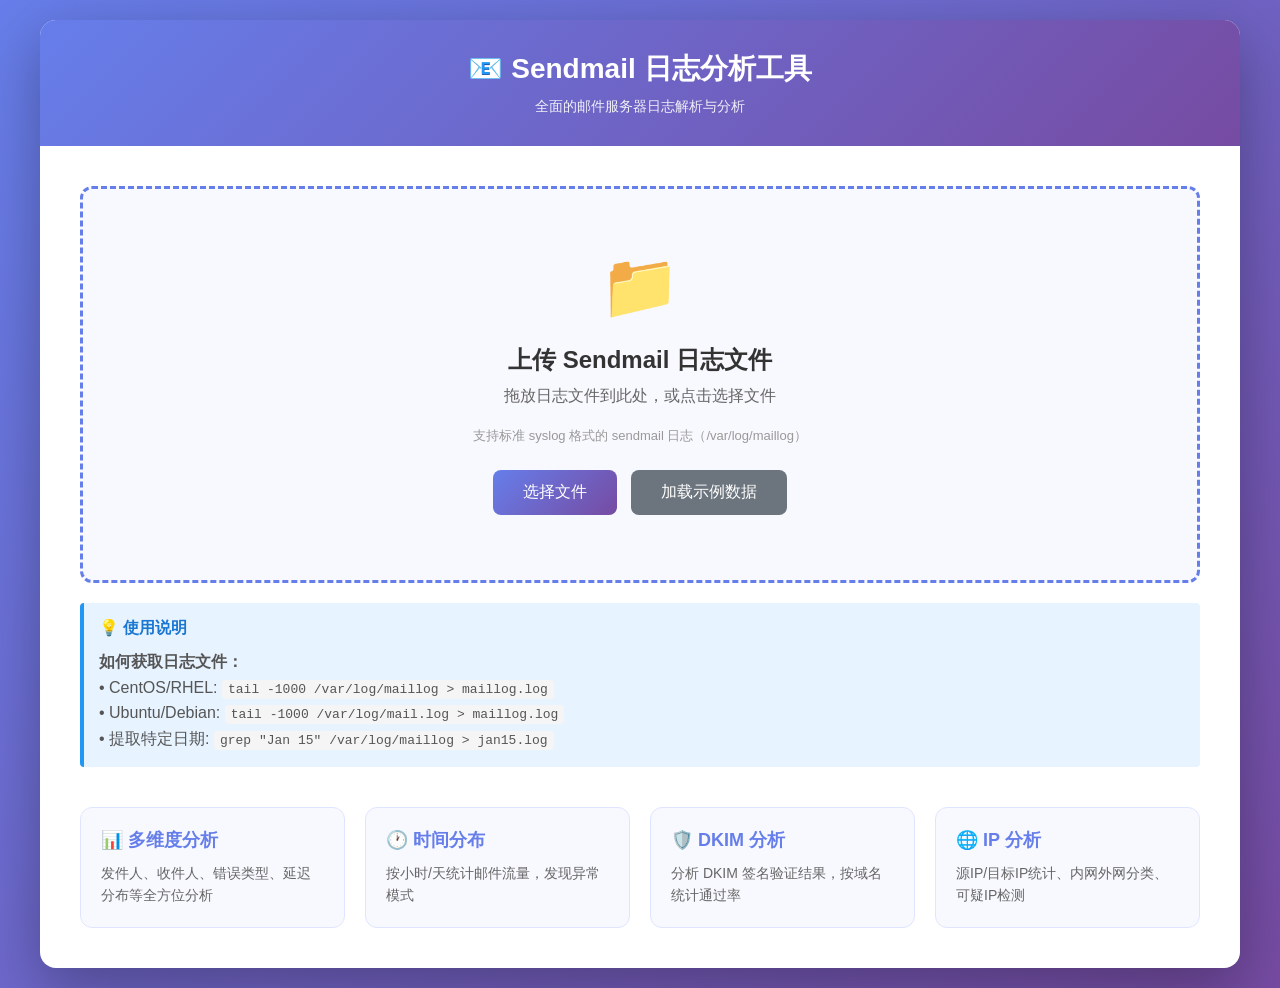
<file: sendmail-analyzer.html>
<!DOCTYPE html>
<html lang="zh-CN">
<head>
    <meta charset="UTF-8">
    <meta name="viewport" content="width=device-width, initial-scale=1.0">
    <title>Sendmail 日志分析工具</title>
    <style>
        * {
            margin: 0;
            padding: 0;
            box-sizing: border-box;
        }
        
        body {
            font-family: -apple-system, BlinkMacSystemFont, 'Segoe UI', Roboto, 'Helvetica Neue', Arial, sans-serif;
            background: linear-gradient(135deg, #667eea 0%, #764ba2 100%);
            min-height: 100vh;
            padding: 20px;
        }
        
        .container {
            max-width: 1200px;
            margin: 0 auto;
            background: white;
            border-radius: 16px;
            box-shadow: 0 20px 60px rgba(0,0,0,0.3);
            overflow: hidden;
        }
        
        .header {
            background: linear-gradient(135deg, #667eea 0%, #764ba2 100%);
            color: white;
            padding: 30px;
            text-align: center;
        }
        
        .header h1 {
            font-size: 28px;
            margin-bottom: 10px;
        }
        
        .header p {
            opacity: 0.9;
            font-size: 14px;
        }
        
        .content {
            padding: 40px;
        }
        
        .upload-area {
            border: 3px dashed #667eea;
            border-radius: 12px;
            padding: 60px 20px;
            text-align: center;
            background: #f8f9ff;
            cursor: pointer;
            transition: all 0.3s;
        }
        
        .upload-area:hover {
            border-color: #764ba2;
            background: #f0f2ff;
        }
        
        .upload-area.dragover {
            border-color: #764ba2;
            background: #e8ebff;
            transform: scale(1.02);
        }
        
        .upload-icon {
            font-size: 64px;
            margin-bottom: 20px;
        }
        
        .upload-area h2 {
            color: #333;
            margin-bottom: 10px;
            font-size: 24px;
        }
        
        .upload-area p {
            color: #666;
            margin-bottom: 20px;
        }
        
        .btn {
            display: inline-block;
            padding: 12px 30px;
            background: linear-gradient(135deg, #667eea 0%, #764ba2 100%);
            color: white;
            border: none;
            border-radius: 8px;
            font-size: 16px;
            cursor: pointer;
            transition: all 0.3s;
            margin: 5px;
        }
        
        .btn:hover {
            transform: translateY(-2px);
            box-shadow: 0 10px 20px rgba(102, 126, 234, 0.3);
        }
        
        .btn-secondary {
            background: #6c757d;
        }
        
        .features {
            display: grid;
            grid-template-columns: repeat(auto-fit, minmax(250px, 1fr));
            gap: 20px;
            margin-top: 40px;
        }
        
        .feature-card {
            background: #f8f9ff;
            padding: 20px;
            border-radius: 12px;
            border: 1px solid #e0e5ff;
        }
        
        .feature-card h3 {
            color: #667eea;
            margin-bottom: 10px;
            font-size: 18px;
        }
        
        .feature-card p {
            color: #666;
            font-size: 14px;
            line-height: 1.6;
        }
        
        .results {
            display: none;
            margin-top: 30px;
        }
        
        .results.show {
            display: block;
        }
        
        .stats-grid {
            display: grid;
            grid-template-columns: repeat(auto-fit, minmax(200px, 1fr));
            gap: 20px;
            margin-bottom: 30px;
        }
        
        .stat-card {
            background: linear-gradient(135deg, #667eea 0%, #764ba2 100%);
            color: white;
            padding: 20px;
            border-radius: 12px;
            text-align: center;
        }
        
        .stat-card h3 {
            font-size: 14px;
            opacity: 0.9;
            margin-bottom: 10px;
        }
        
        .stat-card .value {
            font-size: 32px;
            font-weight: bold;
        }
        
        .chart-container {
            background: #f8f9ff;
            padding: 20px;
            border-radius: 12px;
            margin-bottom: 20px;
        }
        
        .chart-container h3 {
            color: #333;
            margin-bottom: 15px;
        }
        
        .bar-chart {
            display: flex;
            align-items: end;
            gap: 8px;
            height: 200px;
            padding: 20px 0;
        }
        
        .bar {
            flex: 1;
            background: linear-gradient(180deg, #667eea 0%, #764ba2 100%);
            border-radius: 4px 4px 0 0;
            position: relative;
            transition: all 0.3s;
            min-height: 20px;
        }
        
        .bar:hover {
            opacity: 0.8;
            transform: translateY(-5px);
        }
        
        .bar-label {
            position: absolute;
            bottom: -25px;
            left: 50%;
            transform: translateX(-50%);
            font-size: 11px;
            color: #666;
            white-space: nowrap;
        }
        
        .bar-value {
            position: absolute;
            top: -25px;
            left: 50%;
            transform: translateX(-50%);
            font-size: 12px;
            color: #333;
            font-weight: bold;
        }
        
        .table-container {
            overflow-x: auto;
            background: white;
            border-radius: 8px;
            border: 1px solid #e0e5ff;
        }
        
        table {
            width: 100%;
            border-collapse: collapse;
        }
        
        th {
            background: #667eea;
            color: white;
            padding: 12px;
            text-align: left;
            font-weight: 600;
        }
        
        td {
            padding: 12px;
            border-bottom: 1px solid #e0e5ff;
        }
        
        tr:hover {
            background: #f8f9ff;
        }
        
        .status-badge {
            display: inline-block;
            padding: 4px 12px;
            border-radius: 12px;
            font-size: 12px;
            font-weight: 600;
        }
        
        .status-success {
            background: #d4edda;
            color: #155724;
        }
        
        .status-error {
            background: #f8d7da;
            color: #721c24;
        }
        
        .status-warning {
            background: #fff3cd;
            color: #856404;
        }
        
        .tabs {
            display: flex;
            gap: 10px;
            margin-bottom: 20px;
            flex-wrap: wrap;
        }
        
        .tab {
            padding: 10px 20px;
            background: #f8f9ff;
            border: 1px solid #e0e5ff;
            border-radius: 8px;
            cursor: pointer;
            transition: all 0.3s;
        }
        
        .tab:hover {
            background: #e8ebff;
        }
        
        .tab.active {
            background: linear-gradient(135deg, #667eea 0%, #764ba2 100%);
            color: white;
            border-color: transparent;
        }
        
        .tab-content {
            display: none;
        }
        
        .tab-content.active {
            display: block;
        }
        
        .info-box {
            background: #e7f3ff;
            border-left: 4px solid #2196F3;
            padding: 15px;
            margin: 20px 0;
            border-radius: 4px;
        }
        
        .info-box h4 {
            color: #1976D2;
            margin-bottom: 10px;
        }
        
        .info-box p {
            color: #555;
            line-height: 1.6;
        }
        
        code {
            background: #f5f5f5;
            padding: 2px 6px;
            border-radius: 3px;
            font-family: 'Courier New', monospace;
            font-size: 13px;
        }
        
        .progress-bar {
            width: 100%;
            height: 8px;
            background: #e0e5ff;
            border-radius: 4px;
            overflow: hidden;
            margin-top: 10px;
        }
        
        .progress-fill {
            height: 100%;
            background: linear-gradient(90deg, #667eea 0%, #764ba2 100%);
            transition: width 0.5s;
        }
        
        @media (max-width: 768px) {
            .content {
                padding: 20px;
            }
            
            .header h1 {
                font-size: 24px;
            }
            
            .upload-area {
                padding: 40px 20px;
            }
            
            .stats-grid {
                grid-template-columns: 1fr;
            }
        }
    </style>
</head>
<body>
    <div class="container">
        <div class="header">
            <h1>📧 Sendmail 日志分析工具</h1>
            <p>全面的邮件服务器日志解析与分析</p>
        </div>
        
        <div class="content">
            <div id="uploadSection">
                <div class="upload-area" id="uploadArea">
                    <div class="upload-icon">📁</div>
                    <h2>上传 Sendmail 日志文件</h2>
                    <p>拖放日志文件到此处，或点击选择文件</p>
                    <p style="font-size: 13px; color: #999;">支持标准 syslog 格式的 sendmail 日志（/var/log/maillog）</p>
                    <div style="margin-top: 20px;">
                        <button class="btn" onclick="document.getElementById('fileInput').click()">选择文件</button>
                        <button class="btn btn-secondary" onclick="loadSampleData()">加载示例数据</button>
                    </div>
                    <input type="file" id="fileInput" accept=".log,.txt,.maillog" style="display: none;" onchange="handleFileUpload(event)">
                </div>
                
                <div class="info-box">
                    <h4>💡 使用说明</h4>
                    <p>
                        <strong>如何获取日志文件：</strong><br>
                        • CentOS/RHEL: <code>tail -1000 /var/log/maillog > maillog.log</code><br>
                        • Ubuntu/Debian: <code>tail -1000 /var/log/mail.log > maillog.log</code><br>
                        • 提取特定日期: <code>grep "Jan 15" /var/log/maillog > jan15.log</code>
                    </p>
                </div>
                
                <div class="features">
                    <div class="feature-card">
                        <h3>📊 多维度分析</h3>
                        <p>发件人、收件人、错误类型、延迟分布等全方位分析</p>
                    </div>
                    <div class="feature-card">
                        <h3>🕐 时间分布</h3>
                        <p>按小时/天统计邮件流量，发现异常模式</p>
                    </div>
                    <div class="feature-card">
                        <h3>🛡️ DKIM 分析</h3>
                        <p>分析 DKIM 签名验证结果，按域名统计通过率</p>
                    </div>
                    <div class="feature-card">
                        <h3>🌐 IP 分析</h3>
                        <p>源IP/目标IP统计、内网外网分类、可疑IP检测</p>
                    </div>
                </div>
            </div>
            
            <div class="results" id="resultsSection">
                <div style="display: flex; justify-content: space-between; align-items: center; margin-bottom: 20px;">
                    <h2 style="color: #333;">分析结果</h2>
                    <button class="btn btn-secondary" onclick="resetAnalysis()">重新上传</button>
                </div>
                
                <div class="tabs">
                    <div class="tab active" onclick="switchTab('overview')">总览</div>
                    <div class="tab" onclick="switchTab('hourly')">时间分布</div>
                    <div class="tab" onclick="switchTab('senders')">发件人</div>
                    <div class="tab" onclick="switchTab('recipients')">收件人</div>
                    <div class="tab" onclick="switchTab('errors')">错误分析</div>
                </div>
                
                <div class="tab-content active" id="overviewTab">
                    <div class="stats-grid" id="statsGrid"></div>
                    
                    <div class="chart-container">
                        <h3>投递状态分布</h3>
                        <div id="statusChart"></div>
                    </div>
                </div>
                
                <div class="tab-content" id="hourlyTab">
                    <div class="chart-container">
                        <h3>24小时邮件发送分布</h3>
                        <div class="bar-chart" id="hourlyChart"></div>
                    </div>
                </div>
                
                <div class="tab-content" id="sendersTab">
                    <div class="chart-container">
                        <h3>发件人排行</h3>
                        <div class="table-container">
                            <table id="sendersTable">
                                <thead>
                                    <tr>
                                        <th>排名</th>
                                        <th>发件人</th>
                                        <th>总计</th>
                                        <th>成功</th>
                                        <th>失败</th>
                                        <th>成功率</th>
                                    </tr>
                                </thead>
                                <tbody></tbody>
                            </table>
                        </div>
                    </div>
                </div>
                
                <div class="tab-content" id="recipientsTab">
                    <div class="chart-container">
                        <h3>收件域名排行</h3>
                        <div class="table-container">
                            <table id="recipientsTable">
                                <thead>
                                    <tr>
                                        <th>排名</th>
                                        <th>域名</th>
                                        <th>总计</th>
                                        <th>成功</th>
                                        <th>失败</th>
                                        <th>成功率</th>
                                    </tr>
                                </thead>
                                <tbody></tbody>
                            </table>
                        </div>
                    </div>
                </div>
                
                <div class="tab-content" id="errorsTab">
                    <div class="chart-container">
                        <h3>错误类型分布</h3>
                        <div class="table-container">
                            <table id="errorsTable">
                                <thead>
                                    <tr>
                                        <th>错误类型</th>
                                        <th>次数</th>
                                        <th>占比</th>
                                        <th>严重程度</th>
                                    </tr>
                                </thead>
                                <tbody></tbody>
                            </table>
                        </div>
                    </div>
                </div>
            </div>
        </div>
    </div>
    
    <script>
        let analysisData = null;
        
        // 文件上传处理
        function handleFileUpload(event) {
            const file = event.target.files[0];
            if (file) {
                const reader = new FileReader();
                reader.onload = function(e) {
                    const text = e.target.result;
                    analyzeLog(text);
                };
                reader.readAsText(file);
            }
        }
        
        // 拖放处理
        const uploadArea = document.getElementById('uploadArea');
        uploadArea.addEventListener('dragover', (e) => {
            e.preventDefault();
            uploadArea.classList.add('dragover');
        });
        
        uploadArea.addEventListener('dragleave', () => {
            uploadArea.classList.remove('dragover');
        });
        
        uploadArea.addEventListener('drop', (e) => {
            e.preventDefault();
            uploadArea.classList.remove('dragover');
            const file = e.dataTransfer.files[0];
            if (file) {
                const reader = new FileReader();
                reader.onload = function(e) {
                    analyzeLog(e.target.result);
                };
                reader.readAsText(file);
            }
        });
        
        // 加载示例数据
        function loadSampleData() {
            const sampleLog = `2026-10-02T00:00:00.314430+08:00 smtp60 sm-mta[3239589]: STARTTLS=client, error: connect failed=-1, reason=unsupported protocol, SSL_error=1, errno=0, retry=-1
2026-10-02T00:00:00.314522+08:00 smtp60 sm-mta[3239589]: ruleset=tls_server, arg1=SOFTWARE, relay=server2.cursos-empresarialesmx.com, reject=454 4.7.0 TLS handshake failed.
2026-10-02T00:00:00.451595+08:00 smtp60 sm-mta[3291843]: 691FxoRP3291762: to=<melinda.malone@wwt.com>, delay=00:00:08, xdelay=00:00:03, mailer=esmtp, pri=429259, relay=wwt-com.mail.protection.outlook.com. [52.101.41.24], dsn=5.4.1, reply=550 5.4.1 Recipient address rejected: Access denied, stat=User unknow
2026-10-02T00:05:12.123456+08:00 smtp60 sm-mta[3291844]: 691G0aBC3291800: from=<admin@example.com>, size=4521, class=0, nrcpts=1, msgid=<202610020005.abc@example.com>, proto=ESMTP, daemon=MTA, relay=localhost [127.0.0.1]
2026-10-02T00:05:13.234567+08:00 smtp60 sm-mta[3291845]: 691G0aBC3291800: to=<user1@gmail.com>, delay=00:00:01, xdelay=00:00:01, mailer=esmtp, pri=124521, relay=gmail-smtp-in.l.google.com. [142.250.27.26], dsn=2.0.0, stat=Sent (OK)
2026-10-02T00:10:22.345678+08:00 smtp60 sm-mta[3291846]: 691G5DEF3291810: from=<newsletter@example.com>, size=15234, class=0, nrcpts=3, msgid=<202610020010.def@example.com>, proto=ESMTP, daemon=MTA, relay=localhost [127.0.0.1]
2026-10-02T00:10:23.456789+08:00 smtp60 sm-mta[3291847]: 691G5DEF3291810: to=<subscriber1@yahoo.com>, delay=00:00:01, xdelay=00:00:01, mailer=esmtp, pri=135234, relay=mta5.am0.yahoodns.net [98.137.54.12], dsn=2.0.0, stat=Sent
2026-10-02T00:15:30.678901+08:00 smtp60 sm-mta[3291849]: 691GAHIJ3291820: from=<noreply@shop.example.com>, size=8923, class=0, nrcpts=1, msgid=<202610020015.ghi@example.com>, proto=ESMTP, daemon=MTA, relay=localhost [127.0.0.1]
2026-10-02T00:15:32.789012+08:00 smtp60 sm-mta[3291850]: 691GAHIJ3291820: to=<customer1@qq.com>, delay=00:00:02, xdelay=00:00:02, mailer=esmtp, pri=128923, relay=mx2.qq.com [43.129.34.56], dsn=5.1.1, reply=550 5.1.1 user unknown, stat=Bounced
2026-10-02T00:20:45.890123+08:00 smtp60 sm-mta[3291851]: 691GFKLM3291830: from=<admin@example.com>, size=3200, class=0, nrcpts=1, msgid=<202610020020.jkl@example.com>, proto=ESMTP, daemon=MTA, relay=localhost [127.0.0.1]
2026-10-02T00:20:46.901234+08:00 smtp60 sm-mta[3291852]: 691GFKLM3291830: to=<partner@company.org>, delay=00:00:01, xdelay=00:00:01, mailer=esmtp, pri=123200, relay=mail.company.org [203.0.113.50], dsn=2.0.0, stat=Sent
2026-10-02T01:00:11.345678+08:00 smtp60 sm-mta[3291856]: 691GRSTU3291860: from=<alerts@monitoring.example.com>, size=1024, class=0, nrcpts=1, msgid=<202610020100.pqr@example.com>, proto=ESMTP, daemon=MTA, relay=localhost [127.0.0.1]
2026-10-02T01:00:12.456789+08:00 smtp60 sm-mta[3291857]: 691GRSTU3291860: to=<ops-team@gmail.com>, delay=00:00:01, xdelay=00:00:01, mailer=esmtp, pri=121024, relay=gmail-smtp-in.l.google.com. [142.250.27.26], dsn=2.0.0, stat=Sent
2026-10-02T02:00:05.123456+08:00 smtp60 sm-mta[3291864]: 691HABCD3291880: from=<admin@example.com>, size=2048, class=0, nrcpts=1, msgid=<202610020200.vwx@example.com>, proto=ESMTP, daemon=MTA, relay=localhost [127.0.0.1]
2026-10-02T02:00:06.234567+08:00 smtp60 sm-mta[3291865]: 691HABCD3291880: to=<developer@github.com>, delay=00:00:01, xdelay=00:00:01, mailer=esmtp, pri=122048, relay=aspmx.l.google.com [142.250.27.26], dsn=2.0.0, stat=Sent
2026-10-02T03:00:45.567890+08:00 smtp60 sm-mta[3291868]: 691HIJKL3291900: from=<hr@example.com>, size=5120, class=0, nrcpts=1, msgid=<202610020300.bcd@example.com>, proto=ESMTP, daemon=MTA, relay=localhost [127.0.0.1]
2026-10-02T03:00:47.678901+08:00 smtp60 sm-mta[3291869]: 691HIJKL3291900: to=<candidate@jobseeker.com>, delay=00:00:02, xdelay=00:00:02, mailer=esmtp, pri=125120, relay=mail.jobseeker.com [203.0.113.75], dsn=2.0.0, stat=Sent
2026-10-02T04:00:22.789012+08:00 smtp60 sm-mta[3291870]: 691HMNOP3291910: from=<billing@example.com>, size=7680, class=0, nrcpts=1, msgid=<202610020400.nop@example.com>, proto=ESMTP, daemon=MTA, relay=localhost [127.0.0.1]
2026-10-02T04:00:24.890123+08:00 smtp60 sm-mta[3291871]: 691HMNOP3291910: to=<client@bigclient.com>, delay=00:00:02, xdelay=00:00:02, mailer=esmtp, pri=127680, relay=mail.bigclient.com [203.0.113.250], dsn=2.0.0, stat=Sent`;
            
            analyzeLog(sampleLog);
        }
        
        // 分析日志
        function analyzeLog(logText) {
            const lines = logText.split('\n').filter(line => line.trim());
            const entries = [];
            
            lines.forEach((line, index) => {
                const entry = parseLine(line, index);
                if (entry) entries.push(entry);
            });
            
            analysisData = analyzeEntries(entries);
            displayResults();
        }
        
        // 解析单行日志
        function parseLine(line, index) {
            let timestampStr, hostname, process, pid, message;
            
            // 尝试 ISO 8601 格式: 2026-10-02T00:00:00.314430+08:00
            const isoPattern = /^(\d{4}-\d{2}-\d{2}T\d{2}:\d{2}:\d{2}(?:\.\d+)?(?:[+-]\d{2}:\d{2}|Z)?)\s+(\S+)\s+(\S+?)\[(\d+)\]:\s+(.*)$/;
            let match = line.match(isoPattern);
            
            if (match) {
                [, timestampStr, hostname, process, pid, message] = match;
            } else {
                // 尝试 syslog 格式: Jan 15 08:01:23
                const syslogPattern = /^(\w{3}\s+\d{1,2}\s+\d{2}:\d{2}:\d{2})\s+(\S+)\s+(\S+?)\[(\d+)\]:\s+(.*)$/;
                match = line.match(syslogPattern);
                
                if (!match) return null;
                
                [, timestampStr, hostname, process, pid, message] = match;
            }
            
            const timestamp = new Date(timestampStr);
            
            // 提取队列ID - 处理有或没有队列ID的行
            const queueIdMatch = message.match(/^([A-Za-z0-9]{6,}):?\s*(.*)$/);
            let queueId = '';
            let content = message;
            
            if (queueIdMatch) {
                const potentialId = queueIdMatch[1];
                // 检查是否是真正的队列ID（不是关键字）
                if (!potentialId.match(/^(STARTTLS|ruleset|to=|from=|stat=|reject=)/i)) {
                    queueId = potentialId;
                    content = queueIdMatch[2];
                }
            }
            
            const entry = {
                id: index,
                timestamp,
                hostname,
                process,
                pid,
                queueId,
                type: 'other',
                raw: line,
            };
            
            // 解析 from
            const fromMatch = content.match(/^from=<([^>]*)>/i);
            if (fromMatch) {
                entry.type = 'from';
                entry.from = fromMatch[1];
                const sizeMatch = content.match(/size=(\d+)/);
                if (sizeMatch) entry.size = parseInt(sizeMatch[1]);
            }
            
            // 解析 to
            const toMatch = content.match(/^to=<([^>]*)>/i);
            if (toMatch) {
                entry.type = 'to';
                entry.to = toMatch[1];
                const statMatch = content.match(/stat=([^\s,]+)/);
                if (statMatch) entry.status = statMatch[1];
                
                // 解析 reply= 字段
                const replyMatch = content.match(/reply=(\d{3})\s+(\d\.\d+\.\d+)\s*(.*)/i);
                if (replyMatch) {
                    const replyCode = replyMatch[1];
                    const dsnCode = replyMatch[2];
                    const replyMsg = replyMatch[3];
                    entry.status = `${replyCode} ${dsnCode} ${replyMsg}`.trim();
                    
                    // 根据回复码确定类型
                    if (replyCode.startsWith('5')) {
                        entry.type = 'error';
                    } else if (replyCode.startsWith('4')) {
                        entry.type = 'warning';
                    }
                }
            }
            
            // 解析 STARTTLS
            if (content.match(/^STARTTLS=/i) || message.match(/^STARTTLS=/i)) {
                entry.type = 'warning';
                const starttlsContent = content || message;
                const reasonMatch = starttlsContent.match(/reason=([^,]+)/i);
                entry.status = `STARTTLS错误: ${reasonMatch ? reasonMatch[1] : starttlsContent}`;
            }
            
            // 解析 ruleset (TLS相关)
            if (content.match(/^ruleset=/i)) {
                entry.type = 'ruleset';
                entry.status = content;
                
                // 提取TLS相关信息
                const relayMatch = content.match(/relay=([^,]+)/i);
                if (relayMatch) {
                    entry.relay = relayMatch[1].trim();
                }
                
                // 检查是否是TLS拒绝
                if (content.match(/reject=/i)) {
                    entry.type = 'reject';
                    const rejectMatch = content.match(/reject=(\d+\.\d+\.\d+)\s*(.*)/i);
                    if (rejectMatch) {
                        entry.status = `TLS拒绝: ${rejectMatch[1]} ${rejectMatch[2]}`;
                    }
                }
            }
            
            return entry;
        }
        
        // 分析条目
        function analyzeEntries(entries) {
            const fromEntries = entries.filter(e => e.type === 'from');
            const toEntries = entries.filter(e => e.type === 'to');
            
            const successful = toEntries.filter(e => e.status && e.status.match(/Sent/i)).length;
            const bounced = toEntries.filter(e => e.status && e.status.match(/Bounced/i)).length;
            
            // 小时分布
            const hourlyDistribution = Array(24).fill(0);
            fromEntries.forEach(e => {
                const hour = e.timestamp.getHours();
                hourlyDistribution[hour]++;
            });
            
            // 发件人统计
            const senderMap = new Map();
            fromEntries.forEach(e => {
                const addr = e.from || 'unknown';
                if (!senderMap.has(addr)) {
                    senderMap.set(addr, { count: 0, success: 0, fail: 0 });
                }
                senderMap.get(addr).count++;
            });
            
            const topSenders = Array.from(senderMap.entries())
                .map(([address, data]) => ({ address, ...data }))
                .sort((a, b) => b.count - a.count)
                .slice(0, 10);
            
            // 收件人域名统计
            const domainMap = new Map();
            toEntries.forEach(e => {
                if (e.to) {
                    const domain = e.to.includes('@') ? e.to.split('@')[1] : e.to;
                    if (!domainMap.has(domain)) {
                        domainMap.set(domain, { count: 0, success: 0, fail: 0 });
                    }
                    domainMap.get(domain).count++;
                    if (e.status && e.status.match(/Sent/i)) {
                        domainMap.get(domain).success++;
                    } else if (e.status && e.status.match(/Bounced/i)) {
                        domainMap.get(domain).fail++;
                    }
                }
            });
            
            const topRecipients = Array.from(domainMap.entries())
                .map(([domain, data]) => ({ domain, ...data }))
                .sort((a, b) => b.count - a.count)
                .slice(0, 10);
            
            // 错误类型
            const errorMap = new Map();
            toEntries.forEach(e => {
                if (e.status && !e.status.match(/Sent/i)) {
                    const errorType = categorizeError(e.status);
                    errorMap.set(errorType, (errorMap.get(errorType) || 0) + 1);
                }
            });
            
            const totalErrors = Array.from(errorMap.values()).reduce((a, b) => a + b, 0);
            const errorTypes = Array.from(errorMap.entries())
                .map(([type, count]) => ({ type, count, percentage: totalErrors > 0 ? (count / totalErrors) * 100 : 0 }))
                .sort((a, b) => b.count - a.count);
            
            return {
                entries,
                totalMessages: fromEntries.length,
                successfulDeliveries: successful,
                failedDeliveries: bounced,
                hourlyDistribution,
                topSenders,
                topRecipients,
                errorTypes,
            };
        }
        
        function categorizeError(status) {
            if (status.match(/user unknown|user unknow|unknown user/i)) return '用户不存在';
            if (status.match(/mailbox full|quota/i)) return '邮箱已满';
            if (status.match(/connection refused|timeout/i)) return '连接超时';
            if (status.match(/dns|host not found|no route/i)) return 'DNS解析失败';
            if (status.match(/relay denied|access denied|recipient address rejected/i)) return '收件人地址被拒绝';
            if (status.match(/tls.*handshake|starttls.*failed|tls.*error|unsupported protocol/i)) return 'TLS/SSL握手失败';
            if (status.match(/spam|rejected/i)) return '被标记为垃圾邮件';
            if (status.match(/5\.4\.1|5\.7\.1/i)) return '访问被拒绝(5.4.1/5.7.1)';
            if (status.match(/550|551|552|553|554/)) return '收件人拒绝(5xx)';
            return '其他错误';
        }
        
        // 显示结果
        function displayResults() {
            document.getElementById('uploadSection').style.display = 'none';
            document.getElementById('resultsSection').classList.add('show');
            
            // 统计卡片
            const statsGrid = document.getElementById('statsGrid');
            const successRate = analysisData.totalMessages > 0 
                ? ((analysisData.successfulDeliveries / analysisData.totalMessages) * 100).toFixed(1) 
                : '0';
            
            statsGrid.innerHTML = `
                <div class="stat-card">
                    <h3>总邮件数</h3>
                    <div class="value">${analysisData.totalMessages}</div>
                </div>
                <div class="stat-card">
                    <h3>成功投递</h3>
                    <div class="value">${analysisData.successfulDeliveries}</div>
                </div>
                <div class="stat-card">
                    <h3>投递失败</h3>
                    <div class="value">${analysisData.failedDeliveries}</div>
                </div>
                <div class="stat-card">
                    <h3>成功率</h3>
                    <div class="value">${successRate}%</div>
                </div>
            `;
            
            // 小时分布图
            const hourlyChart = document.getElementById('hourlyChart');
            const maxCount = Math.max(...analysisData.hourlyDistribution);
            hourlyChart.innerHTML = analysisData.hourlyDistribution.map((count, hour) => {
                const height = maxCount > 0 ? (count / maxCount) * 100 : 0;
                return `
                    <div class="bar" style="height: ${height}%">
                        <div class="bar-value">${count}</div>
                        <div class="bar-label">${hour}:00</div>
                    </div>
                `;
            }).join('');
            
            // 发件人表格
            const sendersTable = document.getElementById('sendersTable').querySelector('tbody');
            sendersTable.innerHTML = analysisData.topSenders.map((sender, i) => `
                <tr>
                    <td>${i + 1}</td>
                    <td>${sender.address}</td>
                    <td>${sender.count}</td>
                    <td>${sender.success}</td>
                    <td>${sender.fail}</td>
                    <td>${sender.count > 0 ? ((sender.success / sender.count) * 100).toFixed(1) : 0}%</td>
                </tr>
            `).join('');
            
            // 收件人表格
            const recipientsTable = document.getElementById('recipientsTable').querySelector('tbody');
            recipientsTable.innerHTML = analysisData.topRecipients.map((recipient, i) => `
                <tr>
                    <td>${i + 1}</td>
                    <td>${recipient.domain}</td>
                    <td>${recipient.count}</td>
                    <td>${recipient.success}</td>
                    <td>${recipient.fail}</td>
                    <td>${recipient.count > 0 ? ((recipient.success / recipient.count) * 100).toFixed(1) : 0}%</td>
                </tr>
            `).join('');
            
            // 错误表格
            const errorsTable = document.getElementById('errorsTable').querySelector('tbody');
            errorsTable.innerHTML = analysisData.errorTypes.map(error => `
                <tr>
                    <td>${error.type}</td>
                    <td>${error.count}</td>
                    <td>${error.percentage.toFixed(1)}%</td>
                    <td><span class="status-badge status-warning">一般</span></td>
                </tr>
            `).join('');
        }
        
        // 切换标签页
        function switchTab(tabName) {
            document.querySelectorAll('.tab').forEach(tab => tab.classList.remove('active'));
            document.querySelectorAll('.tab-content').forEach(content => content.classList.remove('active'));
            
            event.target.classList.add('active');
            document.getElementById(tabName + 'Tab').classList.add('active');
        }
        
        // 重置分析
        function resetAnalysis() {
            document.getElementById('uploadSection').style.display = 'block';
            document.getElementById('resultsSection').classList.remove('show');
            document.getElementById('fileInput').value = '';
            analysisData = null;
        }
    </script>
</body>
</html>
</file>
